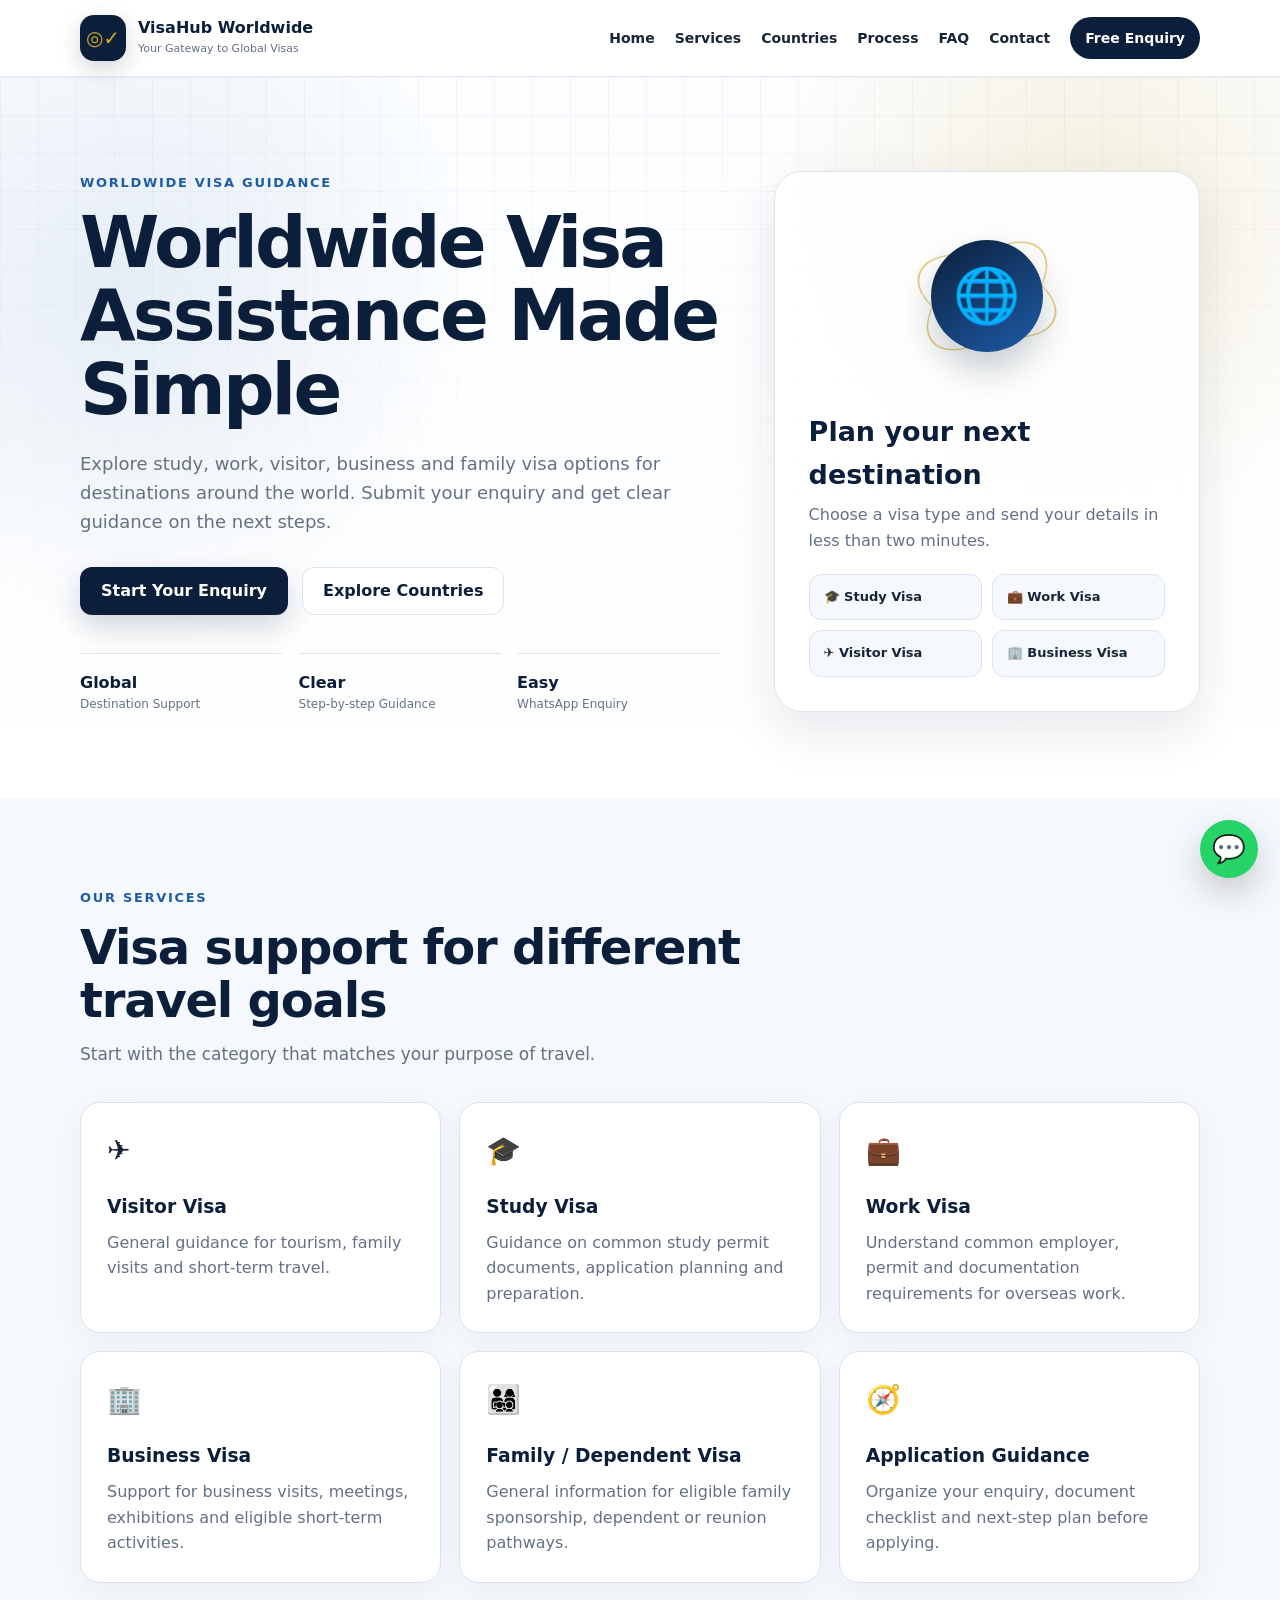
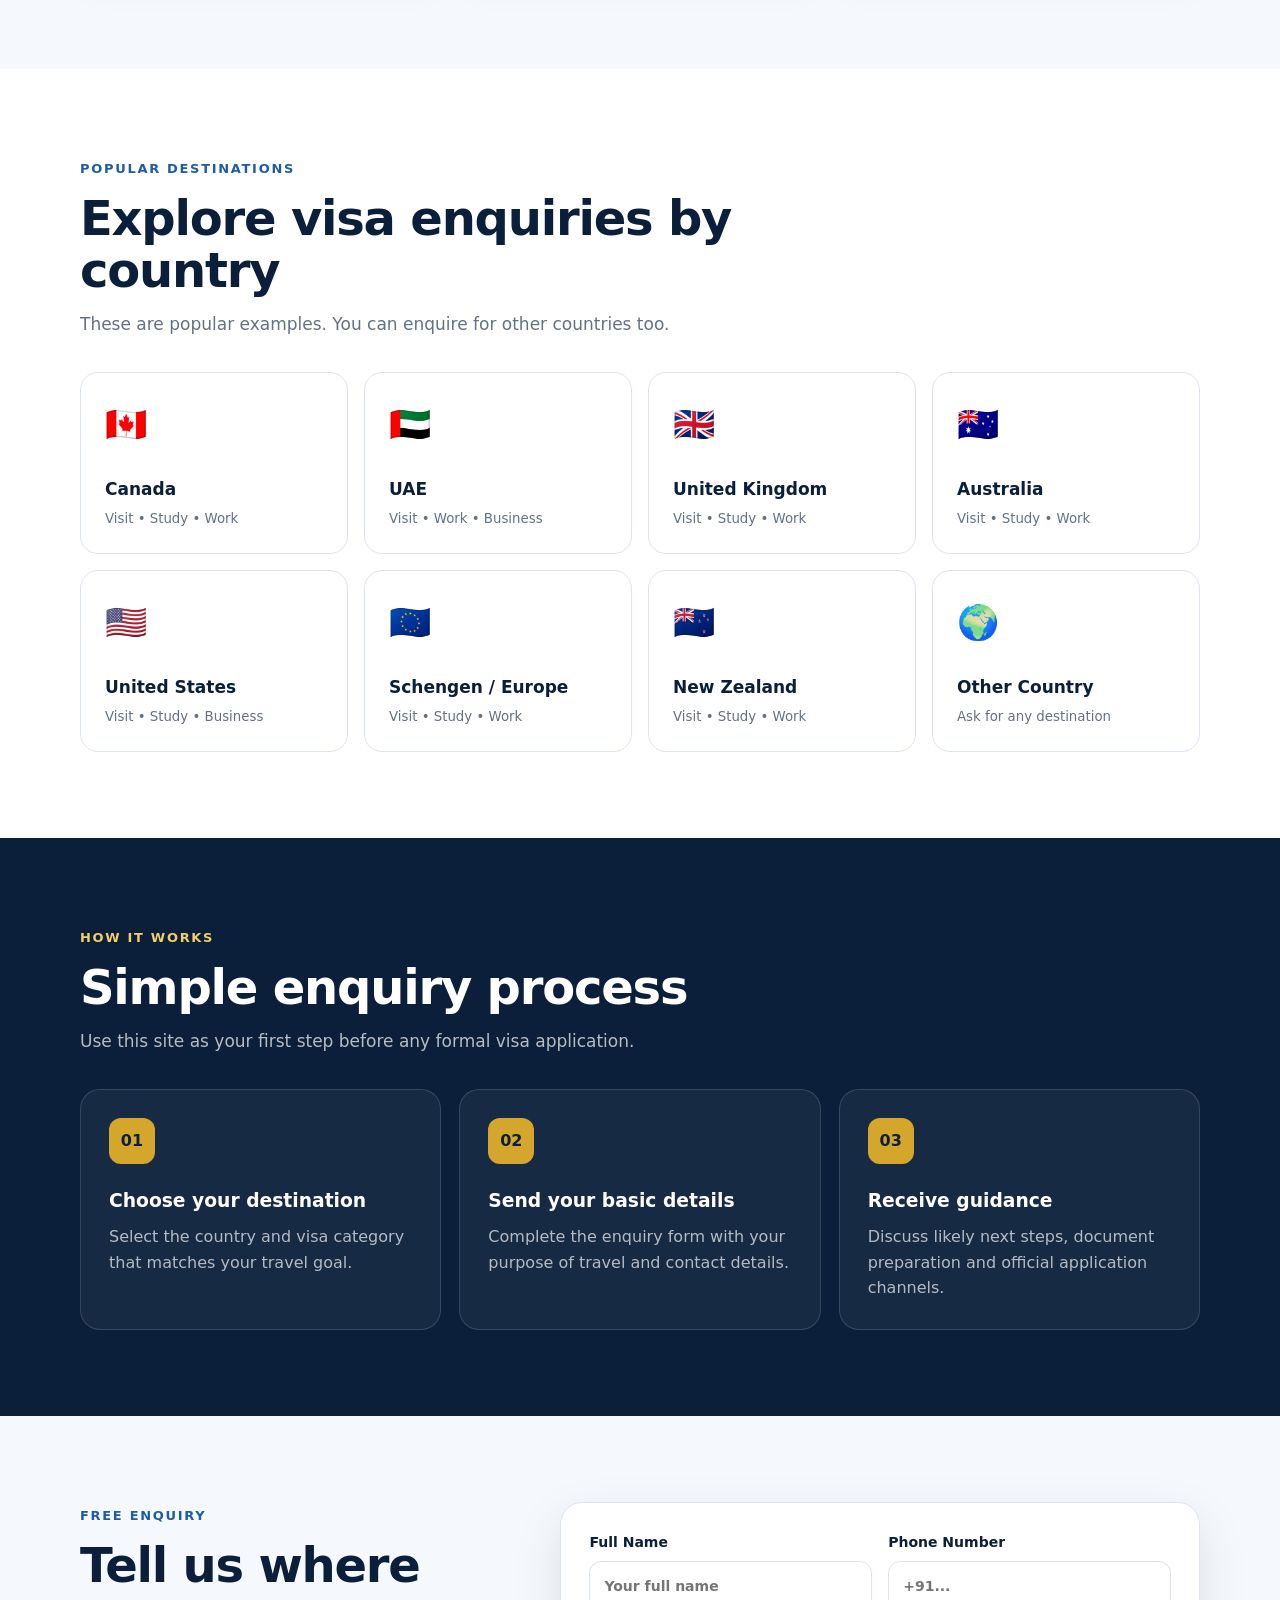
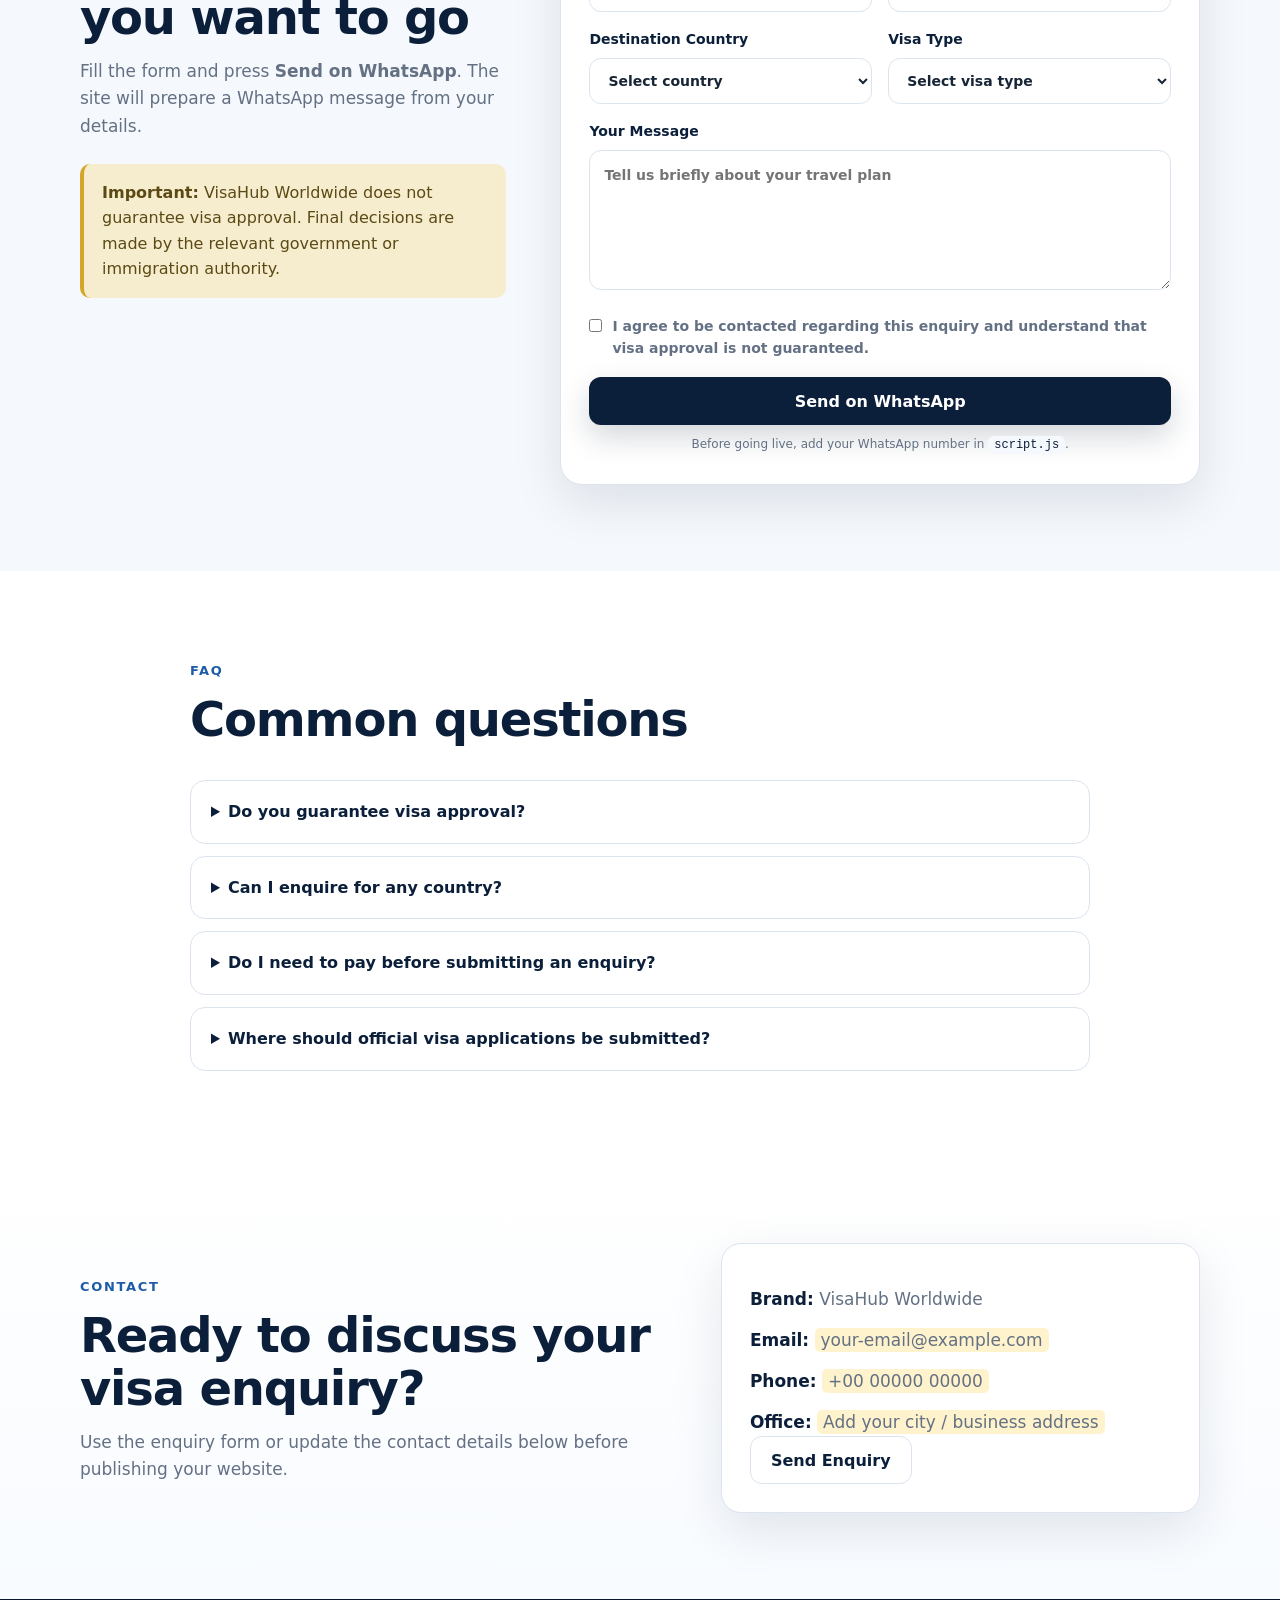
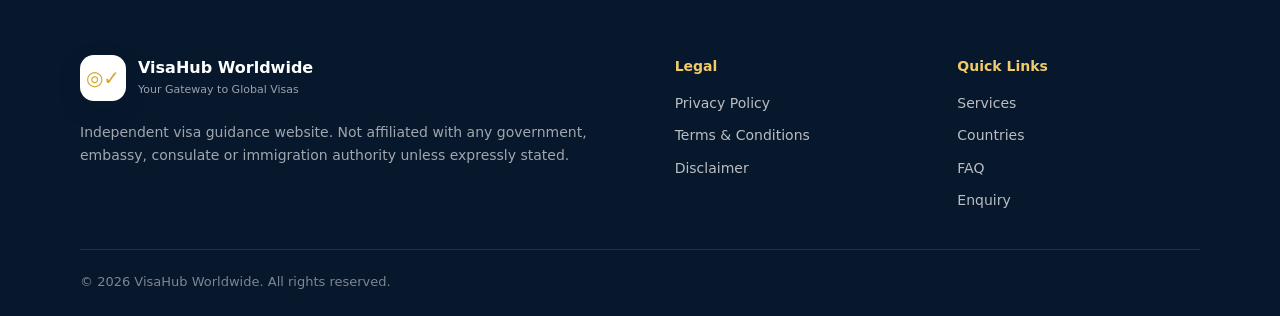
<file: index.html>
<!DOCTYPE html>
<html lang="en">
<head>
  <title>VisaHub Worldwide | Study, Work & Visitor Visa Guidance</title>

<meta name="description"
content="VisaHub Worldwide provides general guidance for study, work, visitor, business and family visa enquiries for Canada, UAE, UK, Australia, USA, Europe and other destinations.">

<meta name="robots" content="index, follow">

<link rel="canonical"
href="https://mahmadtanvirk-a11y.github.io/visahub-worldwide/">
  <meta charset="UTF-8" />
  <meta name="google-site-verification" content="mOCi4fGbwKMppKiG8ttWzb7qNPzgrZ0qKIYwSmAT6lM" />
  <meta name="viewport" content="width=device-width, initial-scale=1.0" />
  <meta name="theme-color" content="#0b1f3a" />
  <link rel="stylesheet" href="styles.css" />
  <link rel="icon" type="image/png" href="favicon.png">
<link rel="apple-touch-icon" href="favicon.png">
</head>
<body>
  <a class="skip-link" href="#main">Skip to content</a>

  <header class="site-header" id="top">
    <div class="container nav-wrap">
      <a class="brand" href="#home" aria-label="VisaHub Worldwide home">
        <span class="brand-mark" aria-hidden="true">◎✓</span>
        <span>
          <strong>VisaHub Worldwide</strong>
          <small>Your Gateway to Global Visas</small>
        </span>
      </a>

      <button class="menu-toggle" id="menuToggle" aria-expanded="false" aria-controls="mainNav">
        <span></span><span></span><span></span>
        <span class="sr-only">Toggle menu</span>
      </button>

      <nav class="main-nav" id="mainNav" aria-label="Primary navigation">
        <a href="#home">Home</a>
        <a href="#services">Services</a>
        <a href="#countries">Countries</a>
        <a href="#process">Process</a>
        <a href="#faq">FAQ</a>
        <a href="#contact">Contact</a>
        <a class="nav-cta" href="#enquiry">Free Enquiry</a>
      </nav>
    </div>
  </header>

  <main id="main">
    <section class="hero" id="home">
      <div class="container hero-grid">
        <div class="hero-copy">
          <span class="eyebrow">Worldwide visa guidance</span>
          <h1>Worldwide Visa Assistance Made Simple</h1>
          <p>
            Explore study, work, visitor, business and family visa options for destinations around the world.
            Submit your enquiry and get clear guidance on the next steps.
          </p>
          <div class="hero-actions">
            <a class="btn btn-primary" href="#enquiry">Start Your Enquiry</a>
            <a class="btn btn-secondary" href="#countries">Explore Countries</a>
          </div>

          <div class="trust-row" aria-label="Highlights">
            <div><strong>Global</strong><span>Destination Support</span></div>
            <div><strong>Clear</strong><span>Step-by-step Guidance</span></div>
            <div><strong>Easy</strong><span>WhatsApp Enquiry</span></div>
          </div>
        </div>

        <div class="hero-card" aria-label="Visa categories">
          <div class="globe-art" aria-hidden="true">
            <span class="orbit orbit-one"></span>
            <span class="orbit orbit-two"></span>
            <span class="globe-core">🌐</span>
          </div>
          <h2>Plan your next destination</h2>
          <p>Choose a visa type and send your details in less than two minutes.</p>
          <div class="mini-grid">
            <span>🎓 Study Visa</span>
            <span>💼 Work Visa</span>
            <span>✈️ Visitor Visa</span>
            <span>🏢 Business Visa</span>
          </div>
        </div>
      </div>
    </section>

    <section class="section light-section" id="services">
      <div class="container">
        <div class="section-heading">
          <span class="eyebrow">Our services</span>
          <h2>Visa support for different travel goals</h2>
          <p>Start with the category that matches your purpose of travel.</p>
        </div>

        <div class="card-grid services-grid">
          <article class="info-card">
            <div class="icon">✈️</div>
            <h3>Visitor Visa</h3>
            <p>General guidance for tourism, family visits and short-term travel.</p>
          </article>
          <article class="info-card">
            <div class="icon">🎓</div>
            <h3>Study Visa</h3>
            <p>Guidance on common study permit documents, application planning and preparation.</p>
          </article>
          <article class="info-card">
            <div class="icon">💼</div>
            <h3>Work Visa</h3>
            <p>Understand common employer, permit and documentation requirements for overseas work.</p>
          </article>
          <article class="info-card">
            <div class="icon">🏢</div>
            <h3>Business Visa</h3>
            <p>Support for business visits, meetings, exhibitions and eligible short-term activities.</p>
          </article>
          <article class="info-card">
            <div class="icon">👨‍👩‍👧‍👦</div>
            <h3>Family / Dependent Visa</h3>
            <p>General information for eligible family sponsorship, dependent or reunion pathways.</p>
          </article>
          <article class="info-card">
            <div class="icon">🧭</div>
            <h3>Application Guidance</h3>
            <p>Organize your enquiry, document checklist and next-step plan before applying.</p>
          </article>
        </div>
      </div>
    </section>

    <section class="section" id="countries">
      <div class="container">
        <div class="section-heading">
          <span class="eyebrow">Popular destinations</span>
          <h2>Explore visa enquiries by country</h2>
          <p>These are popular examples. You can enquire for other countries too.</p>
        </div>

        <div class="country-grid">
          <button class="country-card" data-country="Canada"><span>🇨🇦</span><strong>Canada</strong><small>Visit • Study • Work</small></button>
          <button class="country-card" data-country="United Arab Emirates"><span>🇦🇪</span><strong>UAE</strong><small>Visit • Work • Business</small></button>
          <button class="country-card" data-country="United Kingdom"><span>🇬🇧</span><strong>United Kingdom</strong><small>Visit • Study • Work</small></button>
          <button class="country-card" data-country="Australia"><span>🇦🇺</span><strong>Australia</strong><small>Visit • Study • Work</small></button>
          <button class="country-card" data-country="United States"><span>🇺🇸</span><strong>United States</strong><small>Visit • Study • Business</small></button>
          <button class="country-card" data-country="Schengen / Europe"><span>🇪🇺</span><strong>Schengen / Europe</strong><small>Visit • Study • Work</small></button>
          <button class="country-card" data-country="New Zealand"><span>🇳🇿</span><strong>New Zealand</strong><small>Visit • Study • Work</small></button>
          <button class="country-card" data-country="Other Country"><span>🌍</span><strong>Other Country</strong><small>Ask for any destination</small></button>
        </div>
      </div>
    </section>

    <section class="section dark-section" id="process">
      <div class="container">
        <div class="section-heading invert">
          <span class="eyebrow">How it works</span>
          <h2>Simple enquiry process</h2>
          <p>Use this site as your first step before any formal visa application.</p>
        </div>

        <div class="steps">
          <article>
            <span>01</span>
            <h3>Choose your destination</h3>
            <p>Select the country and visa category that matches your travel goal.</p>
          </article>
          <article>
            <span>02</span>
            <h3>Send your basic details</h3>
            <p>Complete the enquiry form with your purpose of travel and contact details.</p>
          </article>
          <article>
            <span>03</span>
            <h3>Receive guidance</h3>
            <p>Discuss likely next steps, document preparation and official application channels.</p>
          </article>
        </div>
      </div>
    </section>

    <section class="section light-section" id="enquiry">
      <div class="container enquiry-grid">
        <div>
          <span class="eyebrow">Free enquiry</span>
          <h2>Tell us where you want to go</h2>
          <p>
            Fill the form and press <strong>Send on WhatsApp</strong>. The site will prepare a WhatsApp
            message from your details.
          </p>
          <div class="notice">
            <strong>Important:</strong>
            VisaHub Worldwide does not guarantee visa approval. Final decisions are made by the relevant
            government or immigration authority.
          </div>
        </div>

        <form class="enquiry-form" id="enquiryForm">
          <div class="form-row">
            <label>
              Full Name
              <input type="text" id="name" required placeholder="Your full name" />
            </label>
            <label>
              Phone Number
              <input type="tel" id="phone" required placeholder="+91..." />
            </label>
          </div>

          <div class="form-row">
            <label>
              Destination Country
              <select id="country" required>
                <option value="">Select country</option>
                <option>Canada</option>
                <option>United Arab Emirates</option>
                <option>United Kingdom</option>
                <option>Australia</option>
                <option>United States</option>
                <option>Schengen / Europe</option>
                <option>New Zealand</option>
                <option>Other Country</option>
              </select>
            </label>

            <label>
              Visa Type
              <select id="visaType" required>
                <option value="">Select visa type</option>
                <option>Visitor Visa</option>
                <option>Study Visa</option>
                <option>Work Visa</option>
                <option>Business Visa</option>
                <option>Family / Dependent Visa</option>
                <option>Other</option>
              </select>
            </label>
          </div>

          <label>
            Your Message
            <textarea id="message" rows="5" placeholder="Tell us briefly about your travel plan"></textarea>
          </label>

          <label class="consent">
            <input type="checkbox" id="consent" required />
            <span>I agree to be contacted regarding this enquiry and understand that visa approval is not guaranteed.</span>
          </label>

          <button class="btn btn-primary btn-full" type="submit">Send on WhatsApp</button>
          <p class="form-note">Before going live, add your WhatsApp number in <code>script.js</code>.</p>
        </form>
      </div>
    </section>

    <section class="section" id="faq">
      <div class="container faq-wrap">
        <div class="section-heading">
          <span class="eyebrow">FAQ</span>
          <h2>Common questions</h2>
        </div>

        <div class="faq-list">
          <details>
            <summary>Do you guarantee visa approval?</summary>
            <p>No. No private consultant can guarantee a government visa decision. Final approval or refusal is made by the relevant authority.</p>
          </details>
          <details>
            <summary>Can I enquire for any country?</summary>
            <p>Yes. Use “Other Country” in the enquiry form if your destination is not shown in the popular list.</p>
          </details>
          <details>
            <summary>Do I need to pay before submitting an enquiry?</summary>
            <p>No. This website’s initial enquiry form is designed to be free. Any future paid service should be explained clearly before payment.</p>
          </details>
          <details>
            <summary>Where should official visa applications be submitted?</summary>
            <p>Applications should be submitted only through the relevant government, embassy, consulate, authorized visa centre or other official channel for that country.</p>
          </details>
        </div>
      </div>
    </section>

    <section class="section contact-section" id="contact">
      <div class="container contact-grid">
        <div>
          <span class="eyebrow">Contact</span>
          <h2>Ready to discuss your visa enquiry?</h2>
          <p>Use the enquiry form or update the contact details below before publishing your website.</p>
        </div>

        <div class="contact-card">
          <p><strong>Brand:</strong> VisaHub Worldwide</p>
          <p><strong>Email:</strong> <span class="placeholder">your-email@example.com</span></p>
          <p><strong>Phone:</strong> <span class="placeholder">+00 00000 00000</span></p>
          <p><strong>Office:</strong> <span class="placeholder">Add your city / business address</span></p>
          <a class="btn btn-secondary" href="#enquiry">Send Enquiry</a>
        </div>
      </div>
    </section>
  </main>

  <footer class="site-footer">
    <div class="container footer-grid">
      <div>
        <a class="brand footer-brand" href="#top">
          <span class="brand-mark" aria-hidden="true">◎✓</span>
          <span>
            <strong>VisaHub Worldwide</strong>
            <small>Your Gateway to Global Visas</small>
          </span>
        </a>
        <p class="footer-copy">
          Independent visa guidance website. Not affiliated with any government, embassy, consulate or immigration authority unless expressly stated.
        </p>
      </div>

      <div class="footer-links">
        <strong>Legal</strong>
        <a href="privacy.html">Privacy Policy</a>
        <a href="terms.html">Terms & Conditions</a>
        <a href="disclaimer.html">Disclaimer</a>
      </div>

      <div class="footer-links">
        <strong>Quick Links</strong>
        <a href="#services">Services</a>
        <a href="#countries">Countries</a>
        <a href="#faq">FAQ</a>
        <a href="#enquiry">Enquiry</a>
      </div>
    </div>

    <div class="container copyright">
      <span>© <span id="year"></span> VisaHub Worldwide. All rights reserved.</span>
    </div>
  </footer>

  <button class="whatsapp-float" id="whatsappFloat" aria-label="Open WhatsApp enquiry">💬</button>

  <script src="script.js"></script>
</body>
</html>
</file>
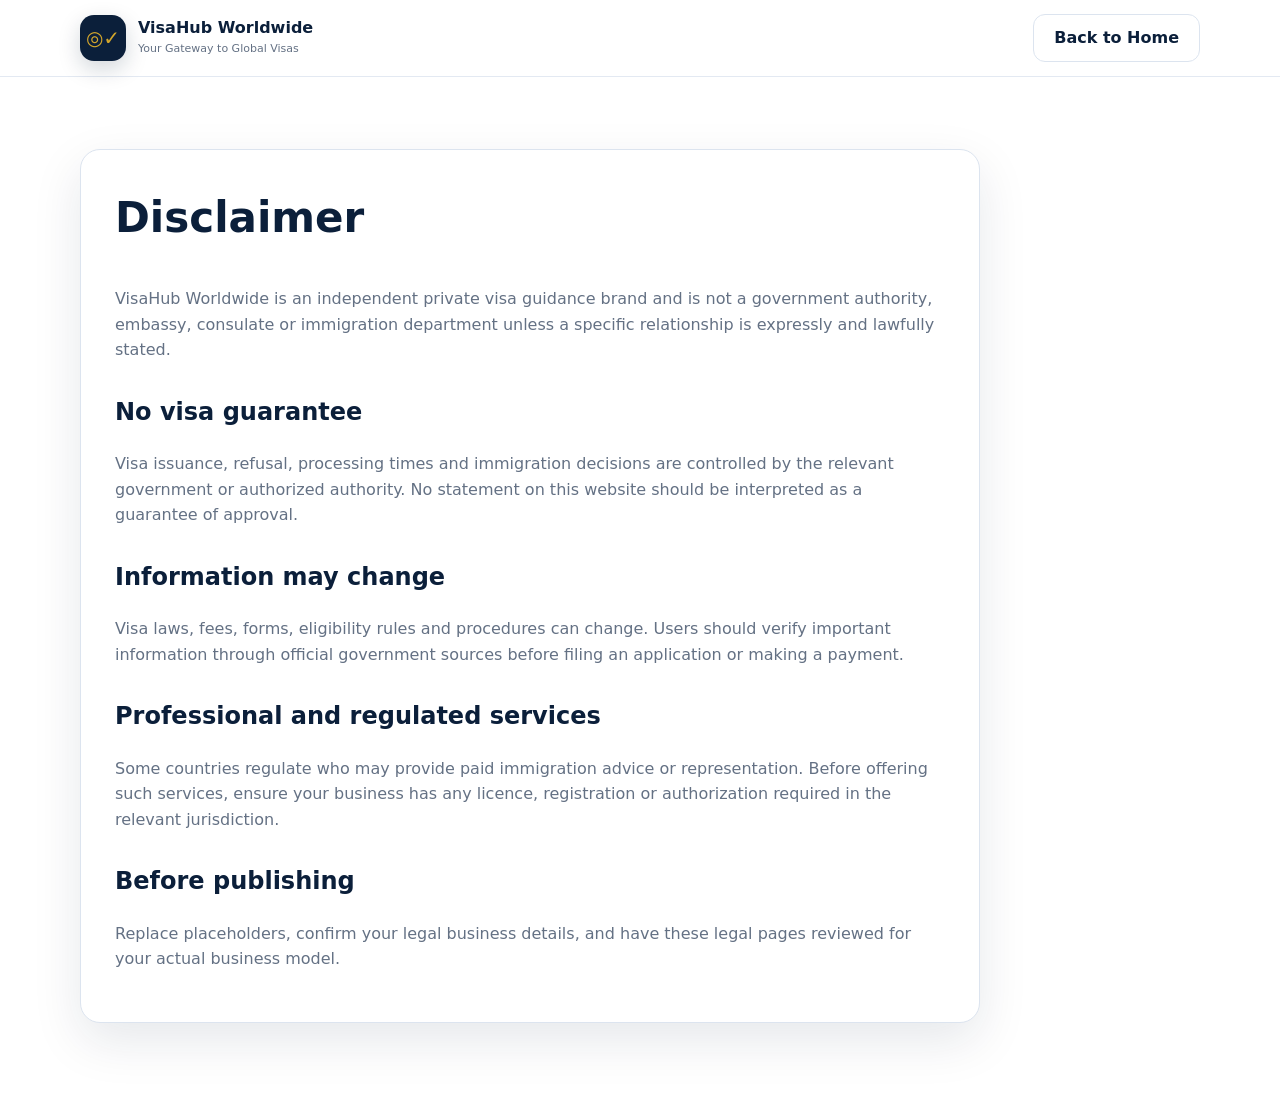
<file: disclaimer.html>
<!DOCTYPE html>
<html lang="en">
<head>
  <meta charset="UTF-8" />
  <meta name="viewport" content="width=device-width, initial-scale=1.0" />
  <title>Disclaimer | VisaHub Worldwide</title>
  <link rel="stylesheet" href="styles.css" />
</head>
<body>
  <header class="site-header">
    <div class="container nav-wrap">
      <a class="brand" href="index.html">
        <span class="brand-mark">◎✓</span>
        <span><strong>VisaHub Worldwide</strong><small>Your Gateway to Global Visas</small></span>
      </a>
      <a class="btn btn-secondary" href="index.html">Back to Home</a>
    </div>
  </header>

  <main class="legal-page">
    <div class="container">
      <article class="legal-card">
        <h1>Disclaimer</h1>
        <p>
          VisaHub Worldwide is an independent private visa guidance brand and is not a government authority,
          embassy, consulate or immigration department unless a specific relationship is expressly and lawfully stated.
        </p>

        <h2>No visa guarantee</h2>
        <p>
          Visa issuance, refusal, processing times and immigration decisions are controlled by the relevant government
          or authorized authority. No statement on this website should be interpreted as a guarantee of approval.
        </p>

        <h2>Information may change</h2>
        <p>
          Visa laws, fees, forms, eligibility rules and procedures can change. Users should verify important information
          through official government sources before filing an application or making a payment.
        </p>

        <h2>Professional and regulated services</h2>
        <p>
          Some countries regulate who may provide paid immigration advice or representation. Before offering such services,
          ensure your business has any licence, registration or authorization required in the relevant jurisdiction.
        </p>

        <h2>Before publishing</h2>
        <p>
          Replace placeholders, confirm your legal business details, and have these legal pages reviewed for your actual business model.
        </p>
      </article>
    </div>
  </main>
</body>
</html>
</file>
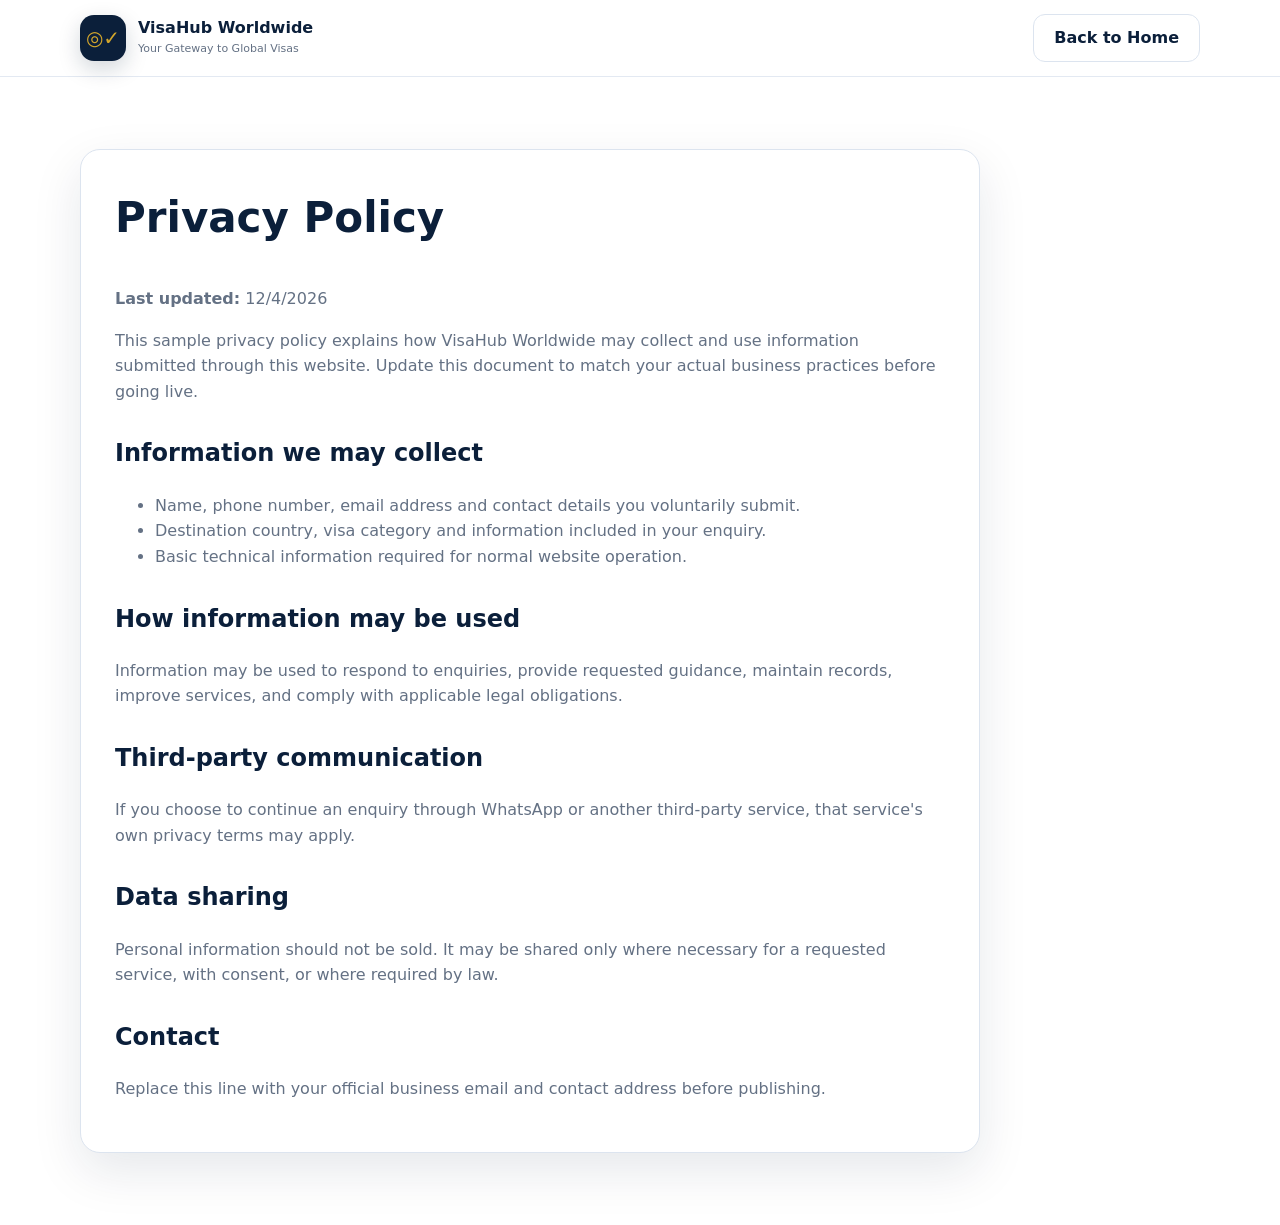
<file: privacy.html>
<!DOCTYPE html>
<html lang="en">
<head>
  <meta charset="UTF-8" />
  <meta name="viewport" content="width=device-width, initial-scale=1.0" />
  <title>Privacy Policy | VisaHub Worldwide</title>
  <link rel="stylesheet" href="styles.css" />
</head>
<body>
  <header class="site-header">
    <div class="container nav-wrap">
      <a class="brand" href="index.html">
        <span class="brand-mark">◎✓</span>
        <span><strong>VisaHub Worldwide</strong><small>Your Gateway to Global Visas</small></span>
      </a>
      <a class="btn btn-secondary" href="index.html">Back to Home</a>
    </div>
  </header>

  <main class="legal-page">
    <div class="container">
      <article class="legal-card">
        <h1>Privacy Policy</h1>
        <p><strong>Last updated:</strong> <span id="date"></span></p>

        <p>
          This sample privacy policy explains how VisaHub Worldwide may collect and use information submitted
          through this website. Update this document to match your actual business practices before going live.
        </p>

        <h2>Information we may collect</h2>
        <ul>
          <li>Name, phone number, email address and contact details you voluntarily submit.</li>
          <li>Destination country, visa category and information included in your enquiry.</li>
          <li>Basic technical information required for normal website operation.</li>
        </ul>

        <h2>How information may be used</h2>
        <p>
          Information may be used to respond to enquiries, provide requested guidance, maintain records,
          improve services, and comply with applicable legal obligations.
        </p>

        <h2>Third-party communication</h2>
        <p>
          If you choose to continue an enquiry through WhatsApp or another third-party service, that service's
          own privacy terms may apply.
        </p>

        <h2>Data sharing</h2>
        <p>
          Personal information should not be sold. It may be shared only where necessary for a requested service,
          with consent, or where required by law.
        </p>

        <h2>Contact</h2>
        <p>Replace this line with your official business email and contact address before publishing.</p>
      </article>
    </div>
  </main>

  <script>
    document.getElementById("date").textContent = new Date().toLocaleDateString();
  </script>
</body>
</html>
</file>
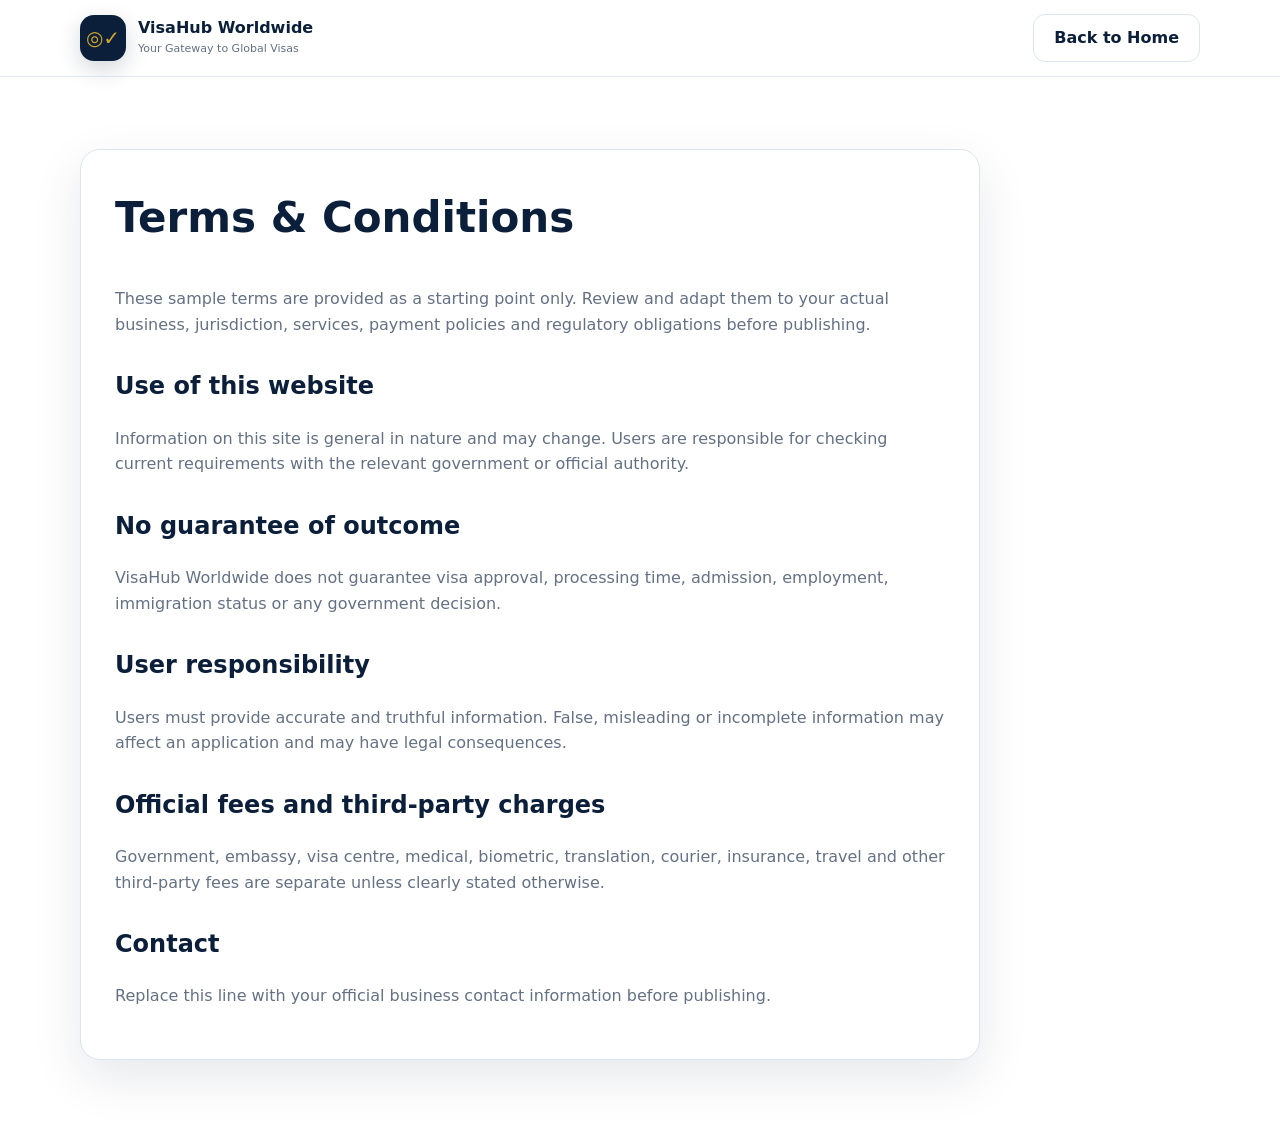
<file: terms.html>
<!DOCTYPE html>
<html lang="en">
<head>
  <meta charset="UTF-8" />
  <meta name="viewport" content="width=device-width, initial-scale=1.0" />
  <title>Terms & Conditions | VisaHub Worldwide</title>
  <link rel="stylesheet" href="styles.css" />
</head>
<body>
  <header class="site-header">
    <div class="container nav-wrap">
      <a class="brand" href="index.html">
        <span class="brand-mark">◎✓</span>
        <span><strong>VisaHub Worldwide</strong><small>Your Gateway to Global Visas</small></span>
      </a>
      <a class="btn btn-secondary" href="index.html">Back to Home</a>
    </div>
  </header>

  <main class="legal-page">
    <div class="container">
      <article class="legal-card">
        <h1>Terms & Conditions</h1>
        <p>
          These sample terms are provided as a starting point only. Review and adapt them to your actual business,
          jurisdiction, services, payment policies and regulatory obligations before publishing.
        </p>

        <h2>Use of this website</h2>
        <p>
          Information on this site is general in nature and may change. Users are responsible for checking current
          requirements with the relevant government or official authority.
        </p>

        <h2>No guarantee of outcome</h2>
        <p>
          VisaHub Worldwide does not guarantee visa approval, processing time, admission, employment, immigration
          status or any government decision.
        </p>

        <h2>User responsibility</h2>
        <p>
          Users must provide accurate and truthful information. False, misleading or incomplete information may
          affect an application and may have legal consequences.
        </p>

        <h2>Official fees and third-party charges</h2>
        <p>
          Government, embassy, visa centre, medical, biometric, translation, courier, insurance, travel and other
          third-party fees are separate unless clearly stated otherwise.
        </p>

        <h2>Contact</h2>
        <p>Replace this line with your official business contact information before publishing.</p>
      </article>
    </div>
  </main>
</body>
</html>
</file>
<file: styles.css>
/* VisaHub Worldwide
   Theme: Navy + White + Gold
   Static, Cloudflare Pages-ready
*/

:root {
  --navy: #0b1f3a;
  --navy-2: #132f57;
  --blue: #1e5ca8;
  --gold: #d4a72c;
  --gold-soft: #f6edcf;
  --text: #182536;
  --muted: #647184;
  --bg: #ffffff;
  --surface: #f5f8fc;
  --line: #dce4ef;
  --success: #1f8b5f;
  --shadow: 0 18px 50px rgba(11, 31, 58, 0.10);
  --radius: 20px;
}

* { box-sizing: border-box; }
html { scroll-behavior: smooth; }

body {
  margin: 0;
  font-family: Inter, ui-sans-serif, system-ui, -apple-system, BlinkMacSystemFont, "Segoe UI", sans-serif;
  color: var(--text);
  background: var(--bg);
  line-height: 1.6;
}

a { color: inherit; text-decoration: none; }
button, input, select, textarea { font: inherit; }
button { cursor: pointer; }

.container {
  width: min(1120px, calc(100% - 36px));
  margin: 0 auto;
}

.skip-link {
  position: fixed;
  left: 16px;
  top: -80px;
  z-index: 1000;
  padding: 12px 16px;
  background: var(--gold);
  color: #101820;
  border-radius: 8px;
}
.skip-link:focus { top: 16px; }

.sr-only {
  position: absolute;
  width: 1px;
  height: 1px;
  overflow: hidden;
  clip: rect(0,0,0,0);
  white-space: nowrap;
}

.site-header {
  position: sticky;
  top: 0;
  z-index: 100;
  background: rgba(255,255,255,.94);
  backdrop-filter: blur(14px);
  border-bottom: 1px solid rgba(220,228,239,.8);
}

.nav-wrap {
  min-height: 76px;
  display: flex;
  align-items: center;
  justify-content: space-between;
  gap: 24px;
}

.brand {
  display: inline-flex;
  align-items: center;
  gap: 12px;
  min-width: 240px;
}

.brand-mark {
  display: grid;
  place-items: center;
  width: 46px;
  height: 46px;
  border-radius: 14px;
  background: var(--navy);
  color: var(--gold);
  font-weight: 900;
  font-size: 20px;
  box-shadow: 0 8px 22px rgba(11,31,58,.18);
}

.brand strong {
  display: block;
  color: var(--navy);
  font-size: 16px;
  line-height: 1.2;
}

.brand small {
  display: block;
  color: var(--muted);
  font-size: 11px;
  margin-top: 3px;
}

.main-nav {
  display: flex;
  align-items: center;
  gap: 20px;
  font-size: 14px;
  font-weight: 650;
}

.main-nav a { transition: .2s ease; }
.main-nav a:hover { color: var(--blue); }

.nav-cta {
  padding: 10px 15px;
  border-radius: 999px;
  background: var(--navy);
  color: white !important;
}

.menu-toggle {
  display: none;
  width: 44px;
  height: 44px;
  border: 1px solid var(--line);
  border-radius: 12px;
  background: white;
  align-items: center;
  justify-content: center;
  flex-direction: column;
  gap: 5px;
}

.menu-toggle span:not(.sr-only) {
  width: 20px;
  height: 2px;
  background: var(--navy);
  border-radius: 10px;
}

.hero {
  position: relative;
  overflow: hidden;
  padding: 92px 0 84px;
  background:
    radial-gradient(circle at 85% 20%, rgba(212,167,44,.16), transparent 26%),
    radial-gradient(circle at 10% 30%, rgba(30,92,168,.10), transparent 28%),
    linear-gradient(180deg, #fbfdff 0%, #ffffff 100%);
}

.hero::before {
  content: "";
  position: absolute;
  inset: 0;
  background-image:
    linear-gradient(rgba(11,31,58,.035) 1px, transparent 1px),
    linear-gradient(90deg, rgba(11,31,58,.035) 1px, transparent 1px);
  background-size: 38px 38px;
  mask-image: linear-gradient(to bottom, black, transparent 85%);
  pointer-events: none;
}

.hero-grid {
  position: relative;
  display: grid;
  grid-template-columns: 1.2fr .8fr;
  gap: 54px;
  align-items: center;
}

.eyebrow {
  display: inline-block;
  margin-bottom: 12px;
  color: var(--blue);
  font-weight: 800;
  font-size: 13px;
  text-transform: uppercase;
  letter-spacing: .13em;
}

.hero h1 {
  margin: 0;
  max-width: 760px;
  color: var(--navy);
  font-size: clamp(42px, 6vw, 72px);
  line-height: 1.02;
  letter-spacing: -.04em;
}

.hero-copy > p {
  max-width: 720px;
  margin: 24px 0 0;
  color: var(--muted);
  font-size: 18px;
}

.hero-actions {
  display: flex;
  flex-wrap: wrap;
  gap: 14px;
  margin-top: 30px;
}

.btn {
  display: inline-flex;
  align-items: center;
  justify-content: center;
  min-height: 48px;
  padding: 0 20px;
  border: 1px solid transparent;
  border-radius: 12px;
  font-weight: 800;
  transition: transform .2s ease, box-shadow .2s ease, background .2s ease;
}

.btn:hover { transform: translateY(-2px); }

.btn-primary {
  background: var(--navy);
  color: white;
  box-shadow: 0 12px 30px rgba(11,31,58,.18);
}

.btn-primary:hover { background: var(--navy-2); }

.btn-secondary {
  background: white;
  border-color: var(--line);
  color: var(--navy);
}

.btn-full { width: 100%; }

.trust-row {
  margin-top: 38px;
  display: grid;
  grid-template-columns: repeat(3, 1fr);
  gap: 16px;
}

.trust-row div {
  padding-top: 16px;
  border-top: 1px solid var(--line);
}

.trust-row strong {
  display: block;
  color: var(--navy);
  font-size: 16px;
}

.trust-row span {
  display: block;
  color: var(--muted);
  font-size: 12px;
}

.hero-card {
  position: relative;
  padding: 34px;
  border: 1px solid var(--line);
  border-radius: 28px;
  background: rgba(255,255,255,.88);
  box-shadow: var(--shadow);
}

.hero-card h2 {
  margin: 18px 0 6px;
  color: var(--navy);
  font-size: 27px;
}

.hero-card p {
  color: var(--muted);
  margin: 0 0 20px;
}

.globe-art {
  position: relative;
  width: 180px;
  height: 180px;
  margin: 0 auto 24px;
  display: grid;
  place-items: center;
}

.globe-core {
  position: relative;
  z-index: 3;
  display: grid;
  place-items: center;
  width: 112px;
  height: 112px;
  border-radius: 50%;
  background: linear-gradient(145deg, var(--navy), var(--blue));
  box-shadow: 0 18px 35px rgba(11,31,58,.22);
  font-size: 54px;
}

.orbit {
  position: absolute;
  inset: 18px;
  border: 2px solid rgba(212,167,44,.55);
  border-radius: 50%;
}

.orbit-one { transform: rotate(18deg) scaleY(.52); }
.orbit-two { transform: rotate(-40deg) scaleY(.52); }

.mini-grid {
  display: grid;
  grid-template-columns: 1fr 1fr;
  gap: 10px;
}

.mini-grid span {
  padding: 12px 14px;
  background: var(--surface);
  border: 1px solid var(--line);
  border-radius: 12px;
  font-weight: 700;
  font-size: 13px;
}

.section { padding: 86px 0; }
.light-section { background: var(--surface); }

.section-heading {
  max-width: 720px;
  margin-bottom: 34px;
}

.section-heading h2,
.enquiry-grid h2,
.contact-grid h2 {
  margin: 0;
  color: var(--navy);
  font-size: clamp(32px, 4vw, 48px);
  line-height: 1.1;
  letter-spacing: -.025em;
}

.section-heading p,
.enquiry-grid > div > p,
.contact-grid > div > p {
  margin: 14px 0 0;
  color: var(--muted);
  font-size: 17px;
}

.card-grid {
  display: grid;
  gap: 18px;
}

.services-grid {
  grid-template-columns: repeat(3, 1fr);
}

.info-card {
  padding: 26px;
  background: white;
  border: 1px solid var(--line);
  border-radius: var(--radius);
  box-shadow: 0 8px 30px rgba(11,31,58,.045);
}

.info-card .icon {
  font-size: 28px;
  margin-bottom: 18px;
}

.info-card h3 {
  margin: 0 0 8px;
  color: var(--navy);
}

.info-card p {
  margin: 0;
  color: var(--muted);
}

.country-grid {
  display: grid;
  grid-template-columns: repeat(4, 1fr);
  gap: 16px;
}

.country-card {
  min-height: 170px;
  padding: 24px;
  text-align: left;
  border: 1px solid var(--line);
  border-radius: 18px;
  background: white;
  color: var(--text);
  transition: transform .2s ease, border-color .2s ease, box-shadow .2s ease;
}

.country-card:hover {
  transform: translateY(-3px);
  border-color: rgba(30,92,168,.4);
  box-shadow: var(--shadow);
}

.country-card span {
  display: block;
  font-size: 34px;
  margin-bottom: 24px;
}

.country-card strong {
  display: block;
  color: var(--navy);
  font-size: 17px;
}

.country-card small {
  display: block;
  color: var(--muted);
  margin-top: 5px;
}

.dark-section {
  background: var(--navy);
  color: white;
}

.invert h2 { color: white; }
.invert p { color: rgba(255,255,255,.7); }
.invert .eyebrow { color: #f4cf68; }

.steps {
  display: grid;
  grid-template-columns: repeat(3, 1fr);
  gap: 18px;
}

.steps article {
  padding: 28px;
  border: 1px solid rgba(255,255,255,.14);
  border-radius: var(--radius);
  background: rgba(255,255,255,.05);
}

.steps span {
  display: inline-grid;
  place-items: center;
  width: 46px;
  height: 46px;
  border-radius: 12px;
  background: var(--gold);
  color: var(--navy);
  font-weight: 900;
}

.steps h3 { margin: 22px 0 8px; }
.steps p { margin: 0; color: rgba(255,255,255,.68); }

.enquiry-grid {
  display: grid;
  grid-template-columns: .8fr 1.2fr;
  gap: 54px;
  align-items: start;
}

.notice {
  margin-top: 24px;
  padding: 16px 18px;
  border-left: 4px solid var(--gold);
  border-radius: 10px;
  background: var(--gold-soft);
  color: #5c4a15;
}

.enquiry-form {
  padding: 28px;
  background: white;
  border: 1px solid var(--line);
  border-radius: 22px;
  box-shadow: var(--shadow);
}

.form-row {
  display: grid;
  grid-template-columns: 1fr 1fr;
  gap: 16px;
}

label {
  display: block;
  color: var(--navy);
  font-weight: 750;
  font-size: 14px;
}

input,
select,
textarea {
  width: 100%;
  margin-top: 8px;
  margin-bottom: 16px;
  border: 1px solid var(--line);
  border-radius: 12px;
  background: #fff;
  color: var(--text);
  padding: 13px 14px;
  outline: none;
}

input:focus,
select:focus,
textarea:focus {
  border-color: var(--blue);
  box-shadow: 0 0 0 3px rgba(30,92,168,.10);
}

textarea { resize: vertical; }

.consent {
  display: flex;
  gap: 10px;
  align-items: flex-start;
  margin: 2px 0 18px;
  color: var(--muted);
  font-weight: 550;
}

.consent input {
  width: auto;
  margin: 4px 0 0;
}

.form-note {
  margin: 10px 0 0;
  text-align: center;
  color: var(--muted);
  font-size: 12px;
}

code {
  padding: 2px 6px;
  border-radius: 6px;
  background: var(--surface);
  color: var(--navy);
}

.faq-wrap { max-width: 900px; }

.faq-list {
  display: grid;
  gap: 12px;
}

details {
  border: 1px solid var(--line);
  border-radius: 15px;
  background: white;
  overflow: hidden;
}

summary {
  padding: 18px 20px;
  cursor: pointer;
  color: var(--navy);
  font-weight: 800;
}

details p {
  margin: 0;
  padding: 0 20px 18px;
  color: var(--muted);
}

.contact-section {
  background: linear-gradient(180deg, #fff 0%, #f8fbff 100%);
}

.contact-grid {
  display: grid;
  grid-template-columns: 1fr .8fr;
  gap: 42px;
  align-items: center;
}

.contact-card {
  padding: 28px;
  border: 1px solid var(--line);
  border-radius: var(--radius);
  background: white;
  box-shadow: var(--shadow);
}

.contact-card p {
  margin: 0 0 12px;
  color: var(--muted);
}

.contact-card strong { color: var(--navy); }

.placeholder {
  padding: 2px 6px;
  background: #fff3cd;
  border-radius: 5px;
}

.site-footer {
  padding: 56px 0 24px;
  background: #07172c;
  color: white;
}

.footer-grid {
  display: grid;
  grid-template-columns: 1.6fr .7fr .7fr;
  gap: 40px;
}

.footer-brand .brand-mark { background: white; }
.footer-brand strong { color: white; }
.footer-brand small { color: rgba(255,255,255,.6); }

.footer-copy {
  max-width: 620px;
  margin-top: 20px;
  color: rgba(255,255,255,.62);
  font-size: 14px;
}

.footer-links {
  display: flex;
  flex-direction: column;
  gap: 10px;
  font-size: 14px;
}

.footer-links strong { color: #f0cb68; margin-bottom: 4px; }
.footer-links a { color: rgba(255,255,255,.72); }
.footer-links a:hover { color: white; }

.copyright {
  margin-top: 38px;
  padding-top: 22px;
  border-top: 1px solid rgba(255,255,255,.10);
  color: rgba(255,255,255,.48);
  font-size: 13px;
}

.whatsapp-float {
  position: fixed;
  right: 22px;
  bottom: 22px;
  z-index: 80;
  display: grid;
  place-items: center;
  width: 58px;
  height: 58px;
  border: 0;
  border-radius: 50%;
  background: #25d366;
  box-shadow: 0 14px 34px rgba(0,0,0,.20);
  font-size: 27px;
}

.legal-page {
  min-height: 65vh;
  padding: 72px 0;
}

.legal-card {
  max-width: 900px;
  padding: 34px;
  border: 1px solid var(--line);
  border-radius: var(--radius);
  background: white;
  box-shadow: var(--shadow);
}

.legal-card h1 {
  margin-top: 0;
  color: var(--navy);
  font-size: 42px;
}

.legal-card h2 {
  margin-top: 30px;
  color: var(--navy);
}

.legal-card p,
.legal-card li { color: var(--muted); }

@media (max-width: 920px) {
  .menu-toggle { display: flex; }

  .main-nav {
    position: absolute;
    top: 76px;
    left: 0;
    right: 0;
    display: none;
    padding: 18px;
    border-bottom: 1px solid var(--line);
    background: white;
    flex-direction: column;
    align-items: stretch;
    gap: 8px;
  }

  .main-nav.open { display: flex; }
  .main-nav a { padding: 10px 12px; border-radius: 8px; }
  .nav-cta { text-align: center; }

  .hero-grid,
  .enquiry-grid,
  .contact-grid {
    grid-template-columns: 1fr;
  }

  .hero-card { max-width: 600px; }
  .services-grid { grid-template-columns: repeat(2, 1fr); }
  .country-grid { grid-template-columns: repeat(2, 1fr); }
  .steps { grid-template-columns: 1fr; }

  .footer-grid {
    grid-template-columns: 1fr 1fr;
  }

  .footer-grid > div:first-child {
    grid-column: 1 / -1;
  }
}

@media (max-width: 640px) {
  .container { width: min(100% - 24px, 1120px); }
  .brand { min-width: 0; }
  .brand small { display: none; }

  .hero { padding: 64px 0 58px; }
  .hero h1 { font-size: clamp(38px, 12vw, 54px); }

  .trust-row,
  .services-grid,
  .country-grid,
  .form-row,
  .footer-grid {
    grid-template-columns: 1fr;
  }

  .section { padding: 66px 0; }
  .hero-card,
  .enquiry-form,
  .legal-card { padding: 22px; }

  .mini-grid { grid-template-columns: 1fr; }
}
</file>
